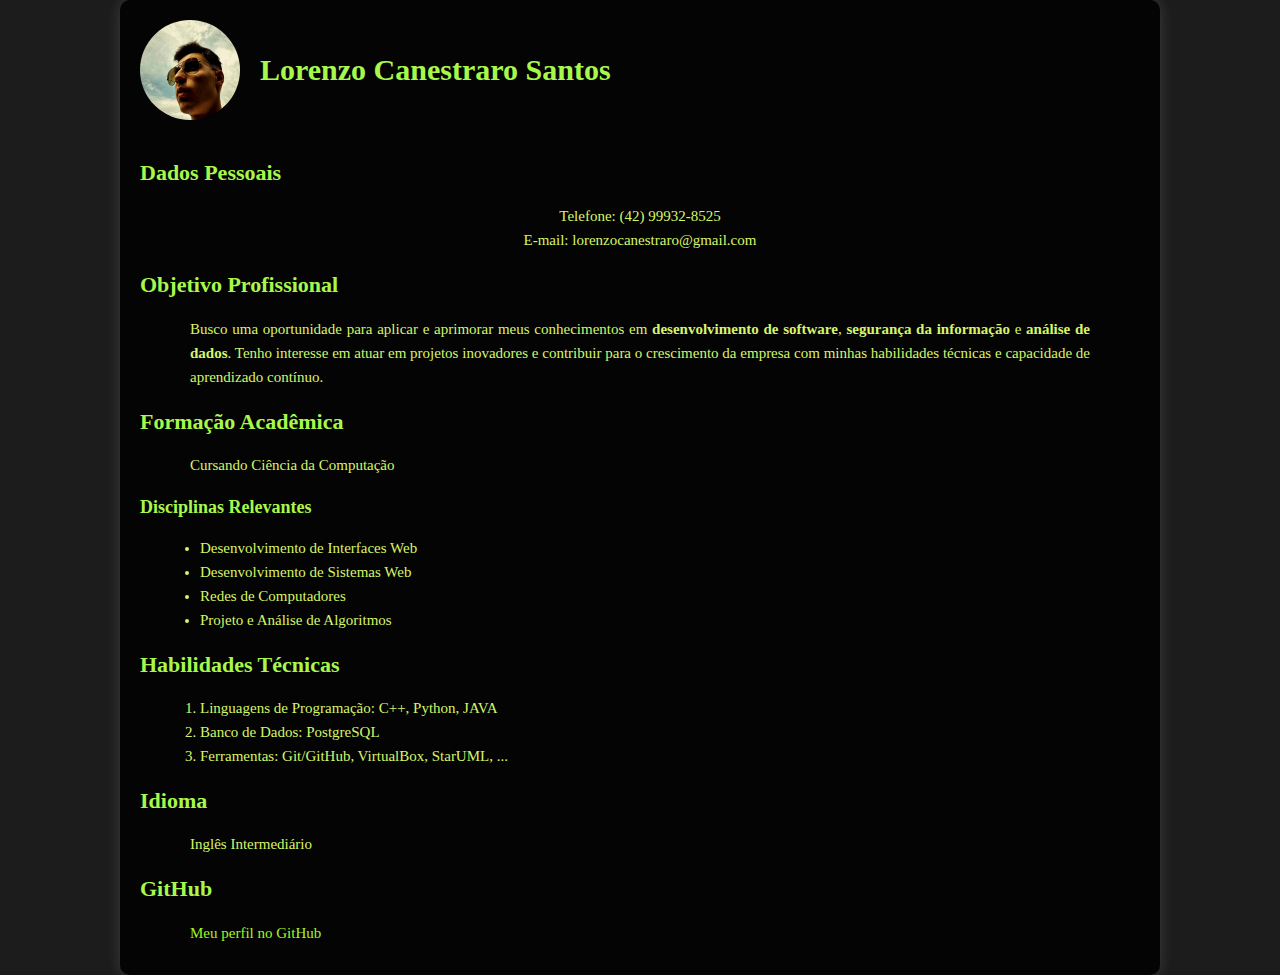
<file: curriculo/index.html>
<!DOCTYPE html>
<html lang="pt-br">
<head>
    <meta charset="UTF-8">
    <meta name="viewport" content="width=device-width, initial-scale=1.0">
    <title>Currículo - Lorenzo</title>
    <link rel="stylesheet" href="estilo.css">
</head>
<body>
    <div class="curriculo">
        <div class="cabecalho">
            <img src="imagens/foto.jpeg" alt="Foto de perfil">
            <h1>Lorenzo Canestraro Santos</h1>
        </div>

        <div class="bloco">
            <h2>Dados Pessoais</h2>
            <p id="p1">
                Telefone: (42) 99932-8525<br>
                E-mail: lorenzocanestraro@gmail.com
            </p>

            <h2>Objetivo Profissional</h2>
            <p>
                Busco uma oportunidade para aplicar e aprimorar meus conhecimentos em <b>desenvolvimento de software</b>, 
                <b>segurança da informação</b> e <b>análise de dados</b>. Tenho interesse em atuar em projetos inovadores e contribuir 
                para o crescimento da empresa com minhas habilidades técnicas e capacidade de aprendizado contínuo.
            </p>

            <h2>Formação Acadêmica</h2>
            <p>Cursando Ciência da Computação</p>

            <h3>Disciplinas Relevantes</h3>
            <ul>
                <li>Desenvolvimento de Interfaces Web</li>
                <li>Desenvolvimento de Sistemas Web</li>
                <li>Redes de Computadores</li>
                <li>Projeto e Análise de Algoritmos</li>
            </ul>

            <h2>Habilidades Técnicas</h2>
            <ol>
                <li>Linguagens de Programação: C++, Python, JAVA</li>
                <li>Banco de Dados: PostgreSQL</li>
                <li>Ferramentas: Git/GitHub, VirtualBox, StarUML, ...</li>
            </ol>

            <h2>Idioma</h2>
            <p>Inglês Intermediário</p>

            <h2>GitHub</h2>
            <p><a href="https://github.com/lorecanestraro" target="_blank">Meu perfil no GitHub</a></p>
        </div>
    </div>
</body>
</html>
</file>
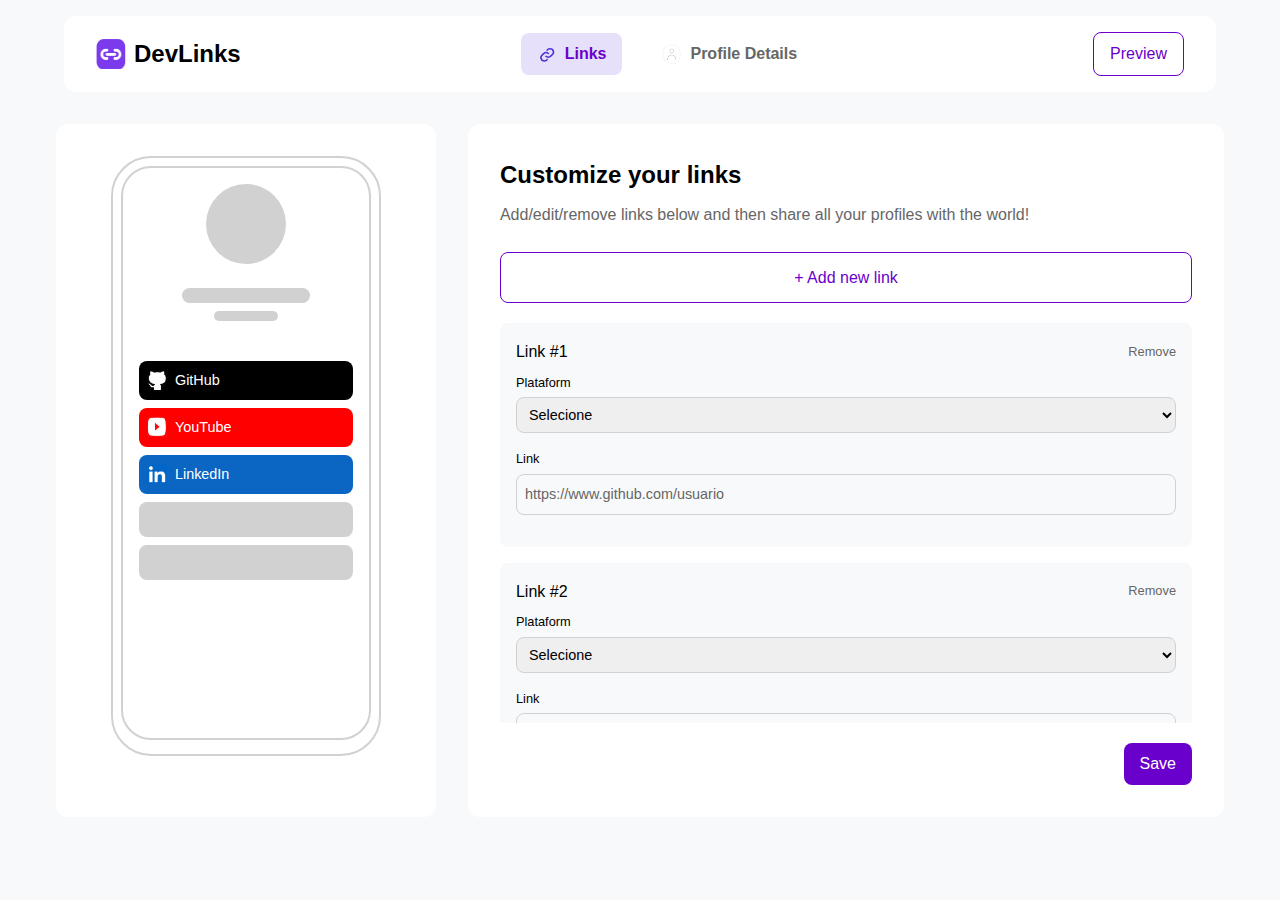
<file: Trabalho01/index.html>
<!DOCTYPE html>
<html lang="pt-br">
<head>
    <meta charset="UTF-8">
    <title>DevLinks - Gerencie seus links</title>
    <link rel="stylesheet" href="estilo.css">
</head>
<body>
    <header>
        <nav class="navegacao">
            <div class="container-logo">
                <img src="imagens/logo.png" alt="Logo DevLinks" class="logo">
                <span class="nome-marca">DevLinks</span>
            </div>
            <div class="container-menu">
                <a href="#" class="item-menu ativo">
                    <img src="imagens/link.png" alt="Ícone de links" class="icone-menu">
                    <span>Links</span>
                </a>
                <a href="#" class="item-menu">
                    <img src="imagens/perfil.png" alt="Ícone de perfil" class="icone-menu">
                    <span>Profile Details</span>
                </a>
            </div>
            <a href="#" class="botao-visualizar">Preview</a>
        </nav>
    </header>
    <main>
        <section class="conteudo">
            <div class="visualizacao-dispositivo">
                <div class="moldura-dispositivo">
                    <div class="tela-dispositivo">
                        <div class="circulo-perfil"></div>
                        <div class="retangulo-perfil"></div>
                        <div class="retangulo-perfil pequeno"></div>
                        <div class="links-sociais">
                            <div class="link-social github">
                                <img src="imagens/github.png" alt="Ícone GitHub" class="icone-social">
                                <span>GitHub</span>
                            </div>
                            <div class="link-social youtube">
                                <img src="imagens/youtube.png" alt="Ícone YouTube" class="icone-social">
                                <span>YouTube</span>
                            </div>
                            <div class="link-social linkedin">
                                <img src="imagens/linkedin.png" alt="Ícone LinkedIn" class="icone-social">
                                <span>LinkedIn</span>
                            </div>
                            <div class="link-social retangulo">
                                
                            </div>
                            <div class="link-social retangulo">
                               
                            </div>
                        </div>
                    </div>
                </div>
            </div>
            <div class="editor-links">
                <h2>Customize your links</h2>
                <p>Add/edit/remove links below and then share all your profiles with the world!</p>
                <div class="botao-adicionar-link">+ Add new link</div>
                <div class="lista-links">
                    <section class="item-link">
                        <div class="cabecalho-link">
                            <span class="titulo-link">Link #1</span>
                            <span class="remover-link">Remove</span>
                        </div>
                        <label for="plataforma-1">Plataform</label>
                        <select  name="plataforma" class="selecao-plataforma">
                            <option value="">Selecione</option>
                            <option value="github">GitHub</option>
                            <option value="youtube">YouTube</option>
                            <option value="linkedin">LinkedIn</option>
                        </select>
                        <label for="link-1">Link</label>
                        <div class="entrada-link">https://www.github.com/usuario</div>
                    </section>
                    <section class="item-link">
                        <div class="cabecalho-link">
                            <span class="titulo-link">Link #2</span>
                            <span class="remover-link">Remove</span>
                        </div>
                        <label for="plataforma-2">Plataform</label>
                        <select id="plataforma-2" name="plataforma" class="selecao-plataforma">
                            <option value="">Selecione</option>
                            <option value="github">GitHub</option>
                            <option value="youtube">YouTube</option>
                            <option value="linkedin">LinkedIn</option>
                        </select>
                        <label for="link-2">Link</label>
                        <div class="entrada-link">https://www.youtube.com</div>
                    </section>
                    <section class="item-link">
                        <div class="cabecalho-link">
                            <span class="titulo-link">Link #3</span>
                            <span class="remover-link">Remove</span>
                        </div>
                        <label for="plataforma-3">Plataform</label>
                        <select id="plataforma-3" name="plataforma" class="selecao-plataforma">
                            <option value="">Selecione</option>
                            <option value="github">GitHub</option>
                            <option value="youtube">YouTube</option>
                            <option value="linkedin">LinkedIn</option>
                        </select>
                        <label for="link-3">Link</label>
                        <div class="entrada-link">https://www.linkedin.com/usuario</div>
                    </section>
                </div>
                <div class="container-salvar">
                    <div class="botao-salvar">Save</div>
                </div>
            </div>
        </section>
    </main>
</body>
</html>
</file>
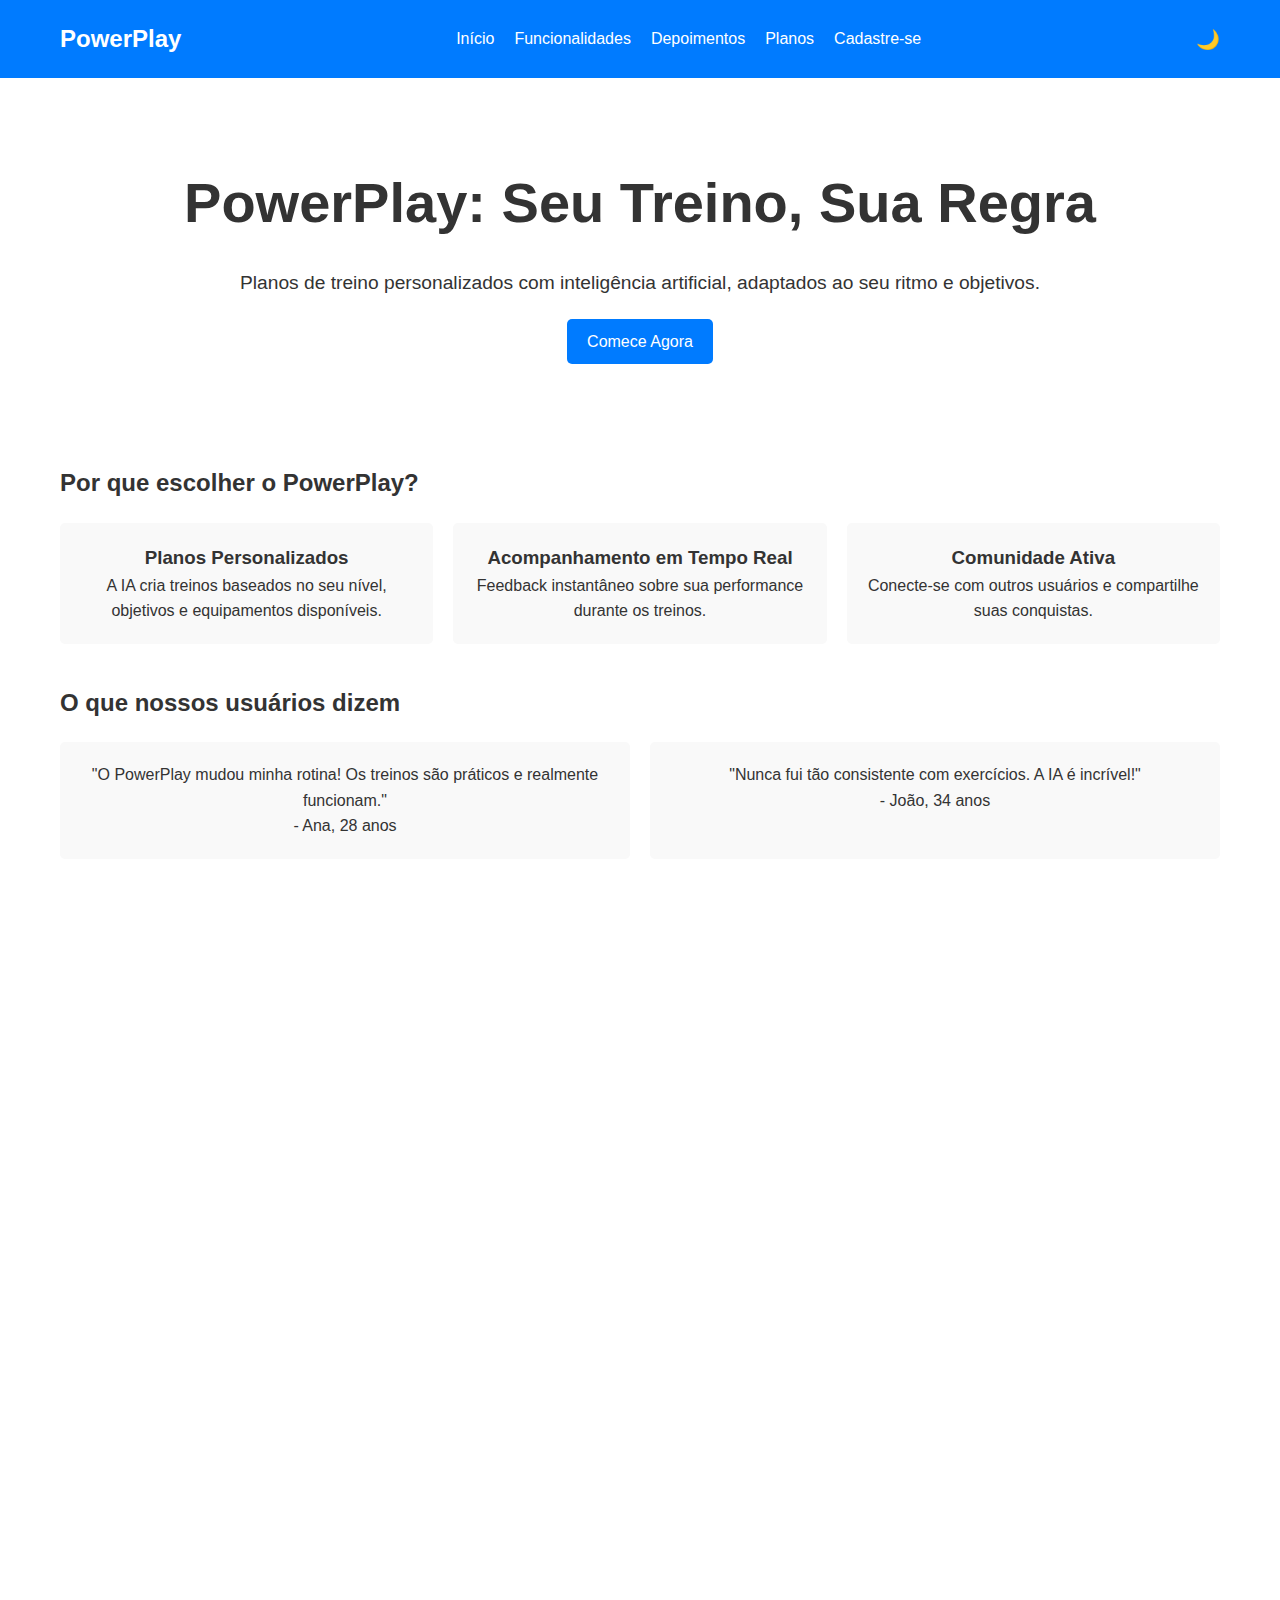
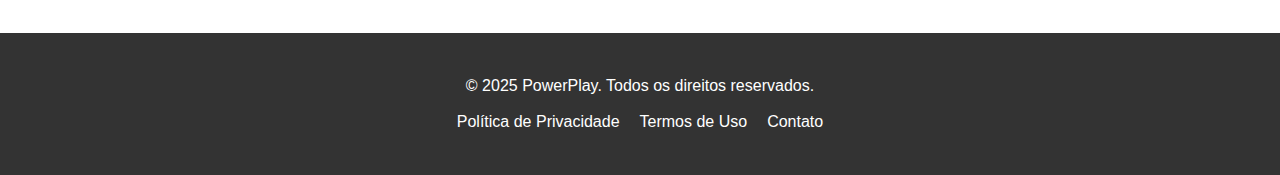
<file: trabalho_final/index.html>
<!DOCTYPE html>
<html lang="pt-BR">
<head>
    <meta charset="UTF-8">
    <meta name="viewport" content="width=device-width, initial-scale=1.0">
    <title>PowerPlay - Treinos Personalizados com IA</title>
    <link rel="stylesheet" href="style.css">
</head>
<body>
    
    <header>
        <nav class="container">
            <div class="logo">PowerPlay</div>
            <ul class="nav-links">
                <li><a href="#hero">Início</a></li>
                <li><a href="#features">Funcionalidades</a></li>
                <li><a href="#testimonials">Depoimentos</a></li>
                <li><a href="#plans">Planos</a></li>
                <li><a href="#cta">Cadastre-se</a></li>
            </ul>
            <button id="theme-toggle">🌙</button>
        </nav>
    </header>

    
    <main>
        <section id="hero" class="section">
            <div class="container">
                <h1>PowerPlay: Seu Treino, Sua Regra</h1>
                <p>Planos de treino personalizados com inteligência artificial, adaptados ao seu ritmo e objetivos.</p>
                <a href="#cta" class="btn">Comece Agora</a>
            </div>
        </section>

        
        <section id="features" class="section">
            <div class="container">
                <h2>Por que escolher o PowerPlay?</h2>
                <div class="features-grid">
                    <div class="feature-card">
                        <h3>Planos Personalizados</h3>
                        <p>A IA cria treinos baseados no seu nível, objetivos e equipamentos disponíveis.</p>
                    </div>
                    <div class="feature-card">
                        <h3>Acompanhamento em Tempo Real</h3>
                        <p>Feedback instantâneo sobre sua performance durante os treinos.</p>
                    </div>
                    <div class="feature-card">
                        <h3>Comunidade Ativa</h3>
                        <p>Conecte-se com outros usuários e compartilhe suas conquistas.</p>
                    </div>
                </div>
            </div>
        </section>

        
        <section id="testimonials" class="section">
            <div class="container">
                <h2>O que nossos usuários dizem</h2>
                <div class="testimonials-grid">
                    <div class="testimonial">
                        <p>"O PowerPlay mudou minha rotina! Os treinos são práticos e realmente funcionam."</p>
                        <span>- Ana, 28 anos</span>
                    </div>
                    <div class="testimonial">
                        <p>"Nunca fui tão consistente com exercícios. A IA é incrível!"</p>
                        <span>- João, 34 anos</span>
                    </div>
                </div>
            </div>
        </section>

        
        <section id="plans" class="section">
            <div class="container">
                <h2>Escolha o Plano Perfeito para Você</h2>
                <div class="plans-grid">
                    <div class="plan-card">
                        <h3>Plano Básico</h3>
                        <p class="price">R$ 29,90/mês</p>
                        <ul>
                            <li>Treinos básicos com IA</li>
                            <li>Acesso a 10 planos mensais</li>
                            <li>Comunidade PowerPlay</li>
                        </ul>
                        <a href="#cta" class="btn">Selecionar</a>
                    </div>
                    <div class="plan-card">
                        <h3>Plano Premium</h3>
                        <p class="price">R$ 59,90/mês</p>
                        <ul>
                            <li>Treinos personalizados com IA</li>
                            <li>Acesso ilimitado a planos</li>
                            <li>Suporte por chat</li>
                        </ul>
                        <a href="#cta" class="btn">Selecionar</a>
                    </div>
                    <div class="plan-card">
                        <h3>Plano Pro</h3>
                        <p class="price">R$ 99,90/mês</p>
                        <ul>
                            <li>Tudo do Premium</li>
                            <li>Treinos ao vivo com instrutores</li>
                            <li>Relatórios avançados</li>
                        </ul>
                        <a href="#cta" class="btn">Selecionar</a>
                    </div>
                </div>
            </div>
        </section>

       
        <section id="cta" class="section">
            <div class="container">
                <h2>Junte-se ao PowerPlay</h2>
                <p>Cadastre-se para começar sua jornada fitness hoje!</p>
                <form id="cta-form">
                    <label for="name">Nome:</label>
                    <input type="text" id="name" required>
                    <label for="email">E-mail:</label>
                    <input type="email" id="email" required>
                    <button type="submit" class="btn">Enviar</button>
                </form>
            </div>
        </section>
    </main>

   
    <footer>
        <div class="container">
            <p>© 2025 PowerPlay. Todos os direitos reservados.</p>
            <ul class="footer-links">
                <li><a href="#">Política de Privacidade</a></li>
                <li><a href="#">Termos de Uso</a></li>
                <li><a href="#">Contato</a></li>
            </ul>
        </div>
    </footer>

    <script src="script.js"></script>
</body>
</html>
</file>
<file: curriculo/estilo.css>
html {
    font-size: 62.5%;
}

body {
    margin: 0;
    padding: 0;
    font-family: Georgia, 'Times New Roman', Times, serif;
    background-color: #1c1c1c;
    color: #d6f568;
    display: flex;
    justify-content: center;
    align-items: center;
    min-height: 100vh;
}

.curriculo {
    display: grid;
    grid-template-rows: auto 1fr;
    gap: 2rem;
    background-color: rgba(0, 0, 0, 0.85);
    padding: 2rem;
    width: 95%;
    max-width: 1000px;
    border-radius: 10px;
    box-shadow: 0 0 15px rgba(255, 255, 255, 0.15);
}

.cabecalho {
    display: grid;
    grid-template-columns: 100px 1fr;
    align-items: center;
    gap: 2rem;
}

.cabecalho img {
    width: 100px;
    height: 100px;
    border-radius: 50%;
    display: block;
}

h1 {
    font-size: 3rem;
    color: #a8f84c;
    margin: 0;
}

.bloco h2 {
    font-size: 2.2rem;
    color: #a8f84c;
    margin-top: 2rem;
}

h3 {
    font-size: 1.8rem;
    margin-top: 2rem;
    color: #a8f84c;
}

p, ul, ol {
    font-size: 1.5rem;
    text-align: justify;
    line-height: 1.6;
    margin: 1rem auto;
    max-width: 90%;
}

#p1 {
    text-align: center;
}

ul, ol {
    padding-left: 2rem;
}

a:link {
    color: #a3f323;
    text-decoration: none;
}

a:visited {
    color: #eba613;
}

a:hover {
    color: white;
    background-color: black;
    transition: background-color 0.3s ease-in-out;
}

a:active {
    background-color: blueviolet;
}


@media screen and (max-width: 600px) {
    .cabecalho {
        grid-template-columns: 1fr;
        text-align: center;
    }

    .cabecalho img {
        margin: 0 auto;
    }

    h1 {
        font-size: 2.5rem;
    }
}
</file>
<file: Trabalho01/estilo.css>
* {
    margin: 0;
    padding: 0;
    box-sizing: border-box;
}

body {
    background-color: #f8f9fa;
    font-family: 'Arial', sans-serif;
    line-height: 1.6;
}

header {
    background-color: #fff;
    width: 90%;
    max-width: 1200px;
    margin: 1rem auto;
    border-radius: 12px;
}

.navegacao {
    display: flex;
    justify-content: space-between;
    align-items: center;
    padding: 1rem 2rem;
}

.container-logo {
    display: flex;
    align-items: center;
    gap: 0.5rem;
}

.logo {
    width: 30px;
    height: 30px;
}

.nome-marca {
    font-size: 1.5rem;
    font-weight: bold;
}

.container-menu {
    display: flex;
    gap: 1.5rem;
}

.item-menu {
    display: flex;
    align-items: center;
    gap: 0.5rem;
    padding: 0.5rem 1rem;
    border-radius: 8px;
    text-decoration: none;
    color: #666;
    font-weight: 600;
}

.item-menu.ativo {
    background-color: #e6e0fa;
    color: #6a00cc;
}

.icone-menu {
    width: 20px;
    height: 20px;
}

.botao-visualizar {
    border: 1px solid #6a00cc;
    color: #6a00cc;
    padding: 0.5rem 1rem;
    border-radius: 8px;
    text-decoration: none;
    font-weight: 500;
}

.botao-visualizar:hover {
    background-color: #6a00cc;
    color: #fff;
}

.conteudo {
    display: flex;
    gap: 2rem;
    max-width: 1200px;
    margin: 2rem auto;
    padding: 0 1rem;
}

.visualizacao-dispositivo {
    width: 400px;
    background-color: #fff;
    border-radius: 12px;
    padding: 2rem;
    
}

.moldura-dispositivo {
    border: 2px solid #d1d1d1;
    border-radius: 40px;
    padding: 0.5rem;
    margin: 0 auto;
    max-width: 270px;
    height: 600px;
}

.tela-dispositivo {
    border: 2px solid #d1d1d1;
    border-radius: 30px;
    padding: 1rem;
    display: flex;
    flex-direction: column;
    align-items: center;
    gap: 0.5rem;
    height: 99%;
}

.circulo-perfil {
    width: 80px;
    height: 80px;
    background-color: #d1d1d1;
    border-radius: 50%;
    margin-bottom: 1rem;
}

.retangulo-perfil {
    width: 60%;
    height: 15px;
    background-color: #d1d1d1;
    border-radius: 8px;
}

.retangulo-perfil.pequeno {
    width: 30%;
    height: 10px;
}

.links-sociais {
    width: 100%;
    display: flex;
    flex-direction: column;
    gap: 0.5rem;
    margin-top: 2rem;
}

.link-social {
    display: flex;
    align-items: center;
    gap: 0.5rem;
    padding: 0.5rem;
    border-radius: 8px;
    color: #fff;
    font-size: 0.9rem;
}

.link-social.github {
    background-color: black;
}

.link-social.youtube {
    background-color: #ff0000;
}

.link-social.linkedin {
    background-color: #0a66c2;
}

.link-social.retangulo {
    background-color: #d1d1d1;
    height: 35px;
}

.icone-social {
    width: 20px;
    height: 20px;
}

.editor-links {
    width: 800px;
    background-color: #fff;
    border-radius: 12px;
    padding: 2rem;
    
}

.editor-links h2 {
    font-size: 1.5rem;
    margin-bottom: 0.5rem;
}

.editor-links p {
    color: #666;
    margin-bottom: 1.5rem;
}

.botao-adicionar-link {
    width: 100%;
    padding: 0.75rem;
    border: 1px solid #6a00cc;
    background-color: transparent;
    color: #6a00cc;
    border-radius: 8px;
    font-weight: 500;
    text-align: center;
    margin-bottom: 20px;
    cursor: pointer;
}

.botao-adicionar-link:hover {
    background-color: #6a00cc;
    color: #fff;
}

.lista-links {
    max-height: 400px;
    overflow-y: auto;
    scrollbar-width: none;
}

.item-link {
    background-color: #f8f9fa;
    padding: 1rem;
    border-radius: 8px;
    margin-bottom: 1rem;
}

.cabecalho-link {
    display: flex;
    justify-content: space-between;
    align-items: center;
    margin-bottom: 0.5rem;
}

.titulo-link {
    font-weight: 500;
}

.remover-link {
    color: #666;
    font-size: 0.8rem;
}



.item-link label {
    display: block;
    font-size: 0.8rem;
    margin-bottom: 0.25rem;
}

.selecao-plataforma {
    width: 100%;
    padding: 0.5rem;
    border: 1px solid #d1d1d1;
    border-radius: 8px;
    font-size: 0.9rem;
    margin-bottom: 1rem;
}

.entrada-link {
    width: 100%;
    padding: 0.5rem;
    border: 1px solid #d1d1d1;
    border-radius: 8px;
    font-size: 0.9rem;
    margin-bottom: 1rem;
    color: #666;
}

.container-salvar {
    display: flex;
    justify-content: flex-end;
}

.botao-salvar {
    background-color: #6a00cc;
    color: #fff;
    padding: 0.5rem 1rem;
    border: none;
    border-radius: 8px;
    font-weight: 500;
    text-align: center;
    margin-top: 20px;
    cursor: pointer;
}

.botao-salvar:hover {
    opacity: 0.9;
}
</file>
<file: trabalho_final/style.css>
* {
    margin: 0;
    padding: 0;
    box-sizing: border-box;
}

body {
    font-family: Arial, sans-serif;
    line-height: 1.6;
    color: #333;
    transition: background-color 0.3s, color 0.3s;
}


.dark-mode {
    background-color: #222;
    color: #fff;
}


.container {
    max-width: 1200px;
    margin: 0 auto;
    padding: 20px;
}


header {
    background-color: #007bff;
    color: white;
    position: sticky;
    top: 0;
    z-index: 100;
}

nav {
    display: flex;
    justify-content: space-between;
    align-items: center;
}

.logo {
    font-size: 1.5rem;
    font-weight: bold;
}

.nav-links {
    display: none; /* Escondido em mobile */
    list-style: none;
    gap: 20px;
}

.nav-links li a {
    color: white;
    text-decoration: none;
    transition: color 0.3s;
}

.nav-links li a:hover {
    color: #ddd;
}

#theme-toggle {
    background: none;
    border: none;
    font-size: 1.2rem;
    cursor: pointer;
}


#hero {
    
    text-align: center;
    padding: 60px 20px;
}

#hero h1 {
    font-size: 2.5rem;
    margin-bottom: 20px;
}

#hero p {
    font-size: 1.2rem;
    margin-bottom: 20px;
}

.btn {
    display: inline-block;
    padding: 10px 20px;
    background-color: #007bff;
    color: white;
    text-decoration: none;
    border-radius: 5px;
    transition: transform 0.3s ease;
}

.btn:hover {
    transform: scale(1.1);
}


#features .features-grid {
    display: grid;
    grid-template-columns: 1fr;
    gap: 20px;
    margin-top: 20px;
}

.feature-card {
    background-color: #f9f9f9;
    padding: 20px;
    border-radius: 5px;
    text-align: center;
    transition: transform 0.3s ease, background-color 0.3s;
}

.feature-card:hover {
    transform: translateY(-5px);
}

.dark-mode .feature-card {
    background-color: #333;
}


#testimonials .testimonials-grid {
    display: grid;
    grid-template-columns: 1fr;
    gap: 20px;
    margin-top: 20px;
}

.testimonial {
    background-color: #f9f9f9;
    padding: 20px;
    border-radius: 5px;
    text-align: center;
    transition: background-color 0.3s;
}

.dark-mode .testimonial {
    background-color: #333; 
}


#plans .plans-grid {
    display: grid;
    grid-template-columns: 1fr;
    gap: 20px;
    margin-top: 20px;
}

.plan-card {
    background-color: #f9f9f9;
    padding: 20px;
    border-radius: 5px;
    text-align: center;
    transition: transform 0.3s ease, background-color 0.3s;
}

.dark-mode .plan-card {
    background-color: #333; 
}

.plan-card:hover {
    transform: translateY(-5px);
}

.plan-card h3 {
    font-size: 1.8rem;
    margin-bottom: 10px;
}

.plan-card .price {
    font-size: 1.5rem;
    color: #007bff;
    margin-bottom: 15px;
}

.dark-mode .plan-card .price {
    color: #66b0ff; 
}

.plan-card ul {
    list-style: none;
    margin-bottom: 20px;
}

.plan-card ul li {
    margin-bottom: 10px;
}

.plan-card .btn {
    display: inline-block;
    width: 100%;
    max-width: 200px;
}

/* CTA Section */
#cta form {
    display: flex;
    flex-direction: column;
    gap: 10px;
    max-width: 400px;
    margin: 20px auto;
}

#cta input {
    padding: 10px;
    border: 1px solid #ccc;
    border-radius: 5px;
}

#cta button {
    background-color: #007bff;
    border: none;
    padding: 10px;
    color: white;
    cursor: pointer;
    border-radius: 5px;
    transition: transform 0.3s ease;
}

#cta button:hover {
    transform: scale(1.05);
}

/* Footer */
footer {
    background-color: #333;
    color: white;
    text-align: center;
    padding: 20px 0;
}

.footer-links {
    list-style: none;
    display: flex;
    justify-content: center;
    gap: 20px;
    margin-top: 10px;
}

.footer-links a {
    color: white;
    text-decoration: none;
}

/* Animações ao rolar */
.section {
    opacity: 0;
    transform: translateY(20px);
    transition: opacity 0.5s, transform 0.5s;
}

.section.visible {
    opacity: 1;
    transform: translateY(0);
}

/* Responsividade */
@media (min-width: 768px) {
    .nav-links {
        display: flex;
    }

    #hero h1 {
        font-size: 3.5rem;
    }

    #features .features-grid,
    #testimonials .testimonials-grid,
    #plans .plans-grid {
        grid-template-columns: repeat(2, 1fr);
    }
}

@media (min-width: 1024px) {
    #features .features-grid,
    #plans .plans-grid {
        grid-template-columns: repeat(3, 1fr);
    }
}
</file>
